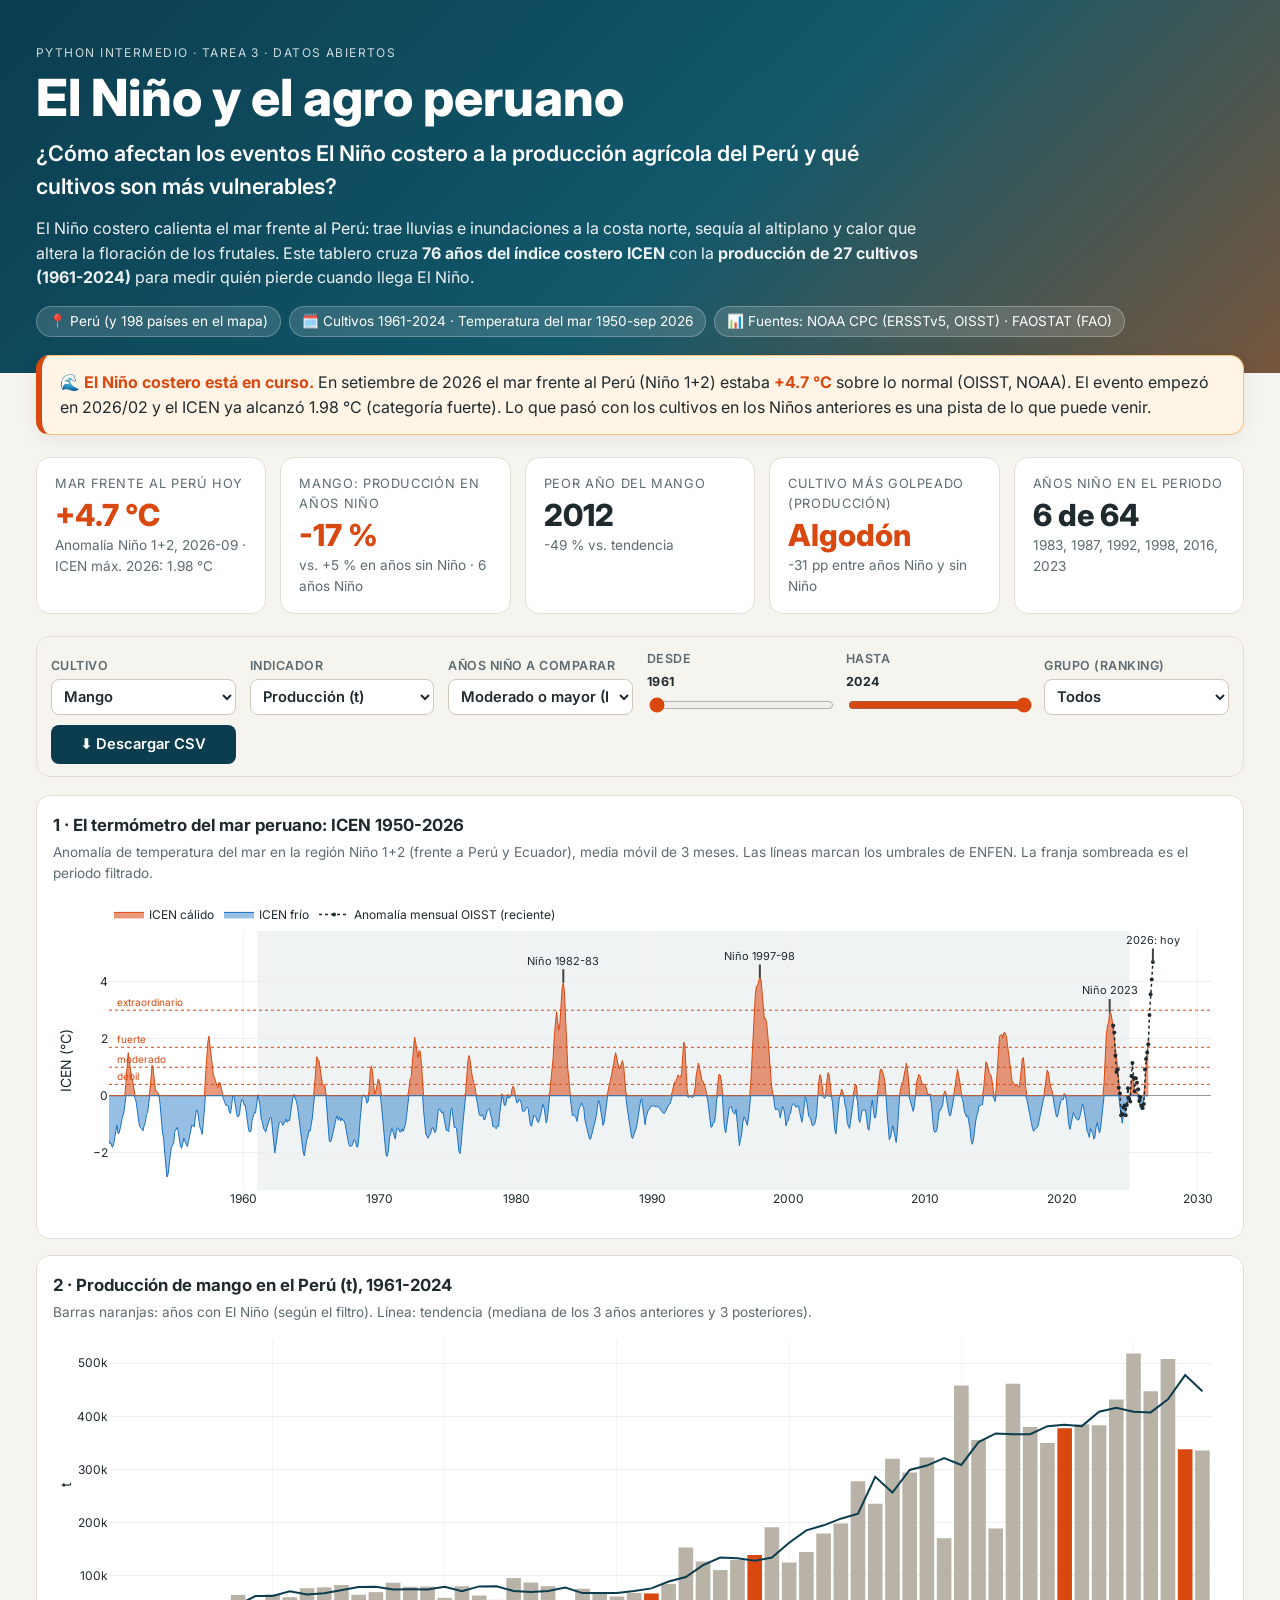
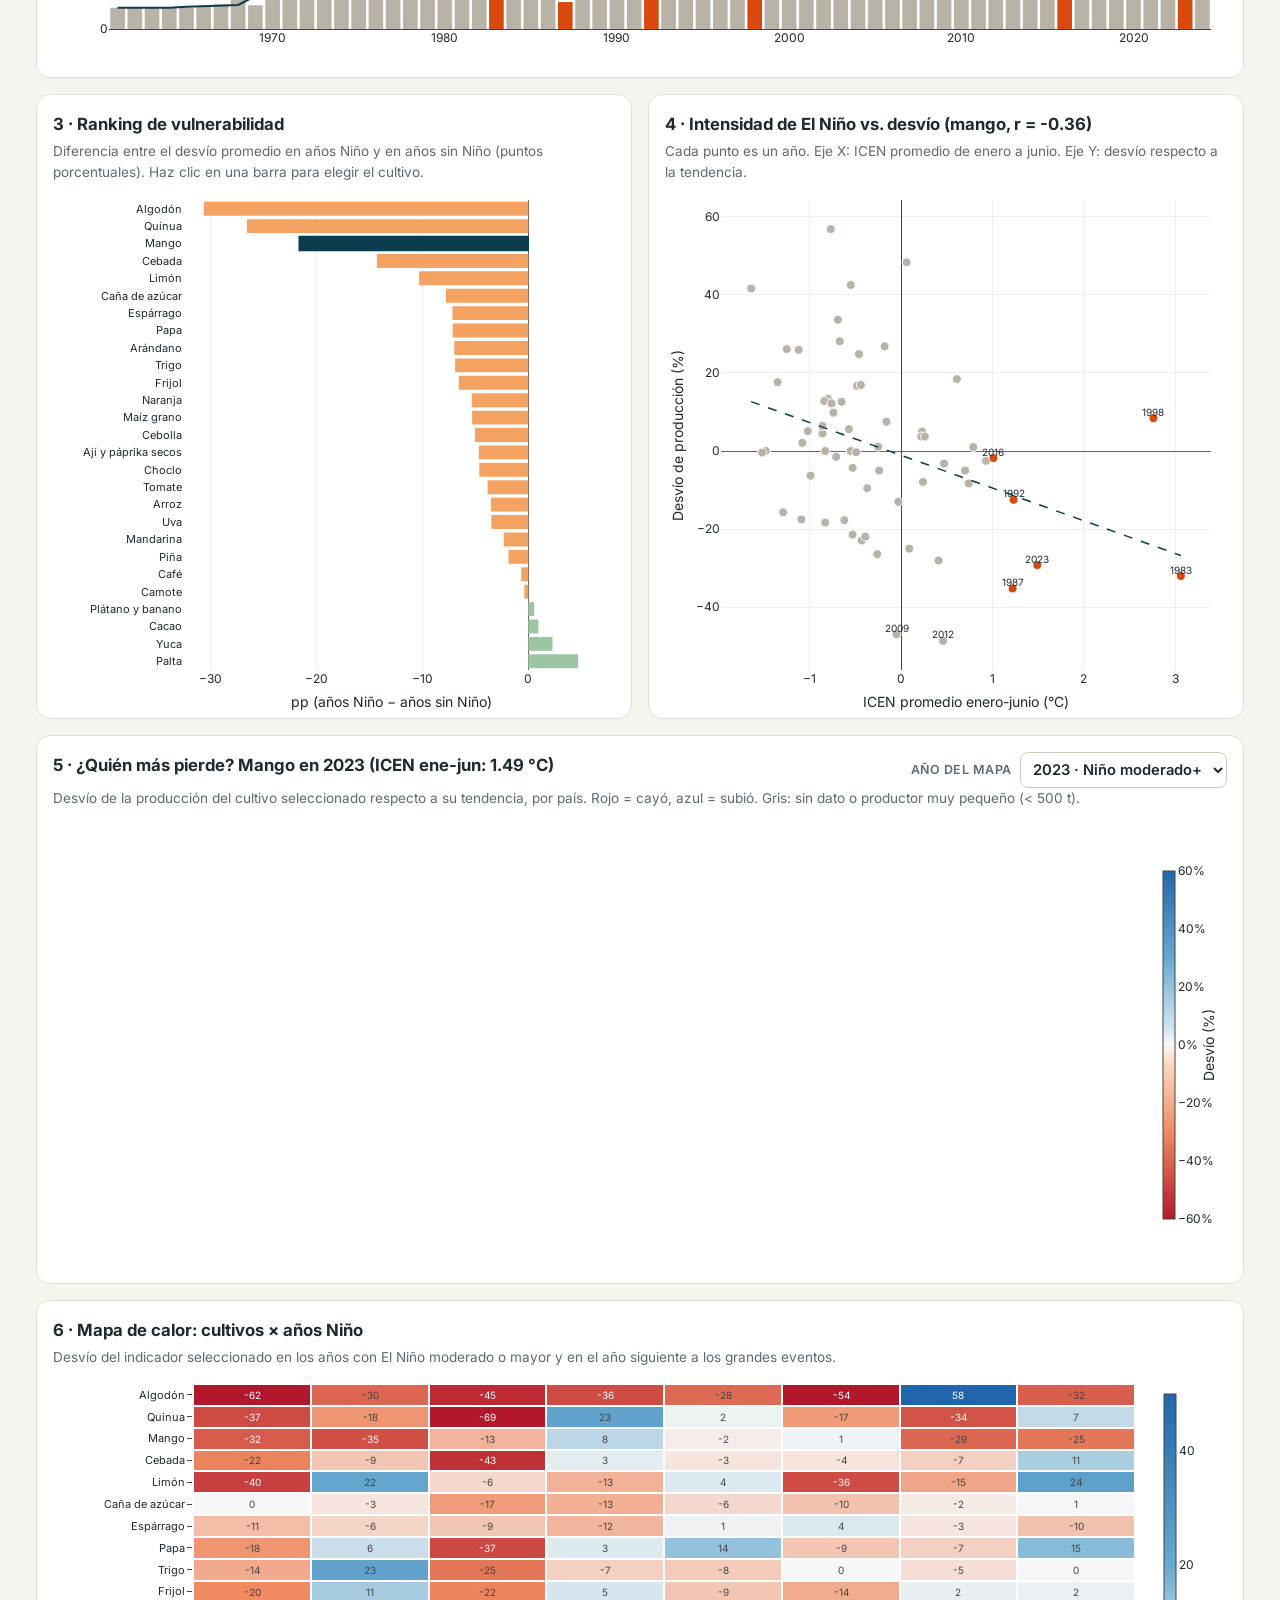
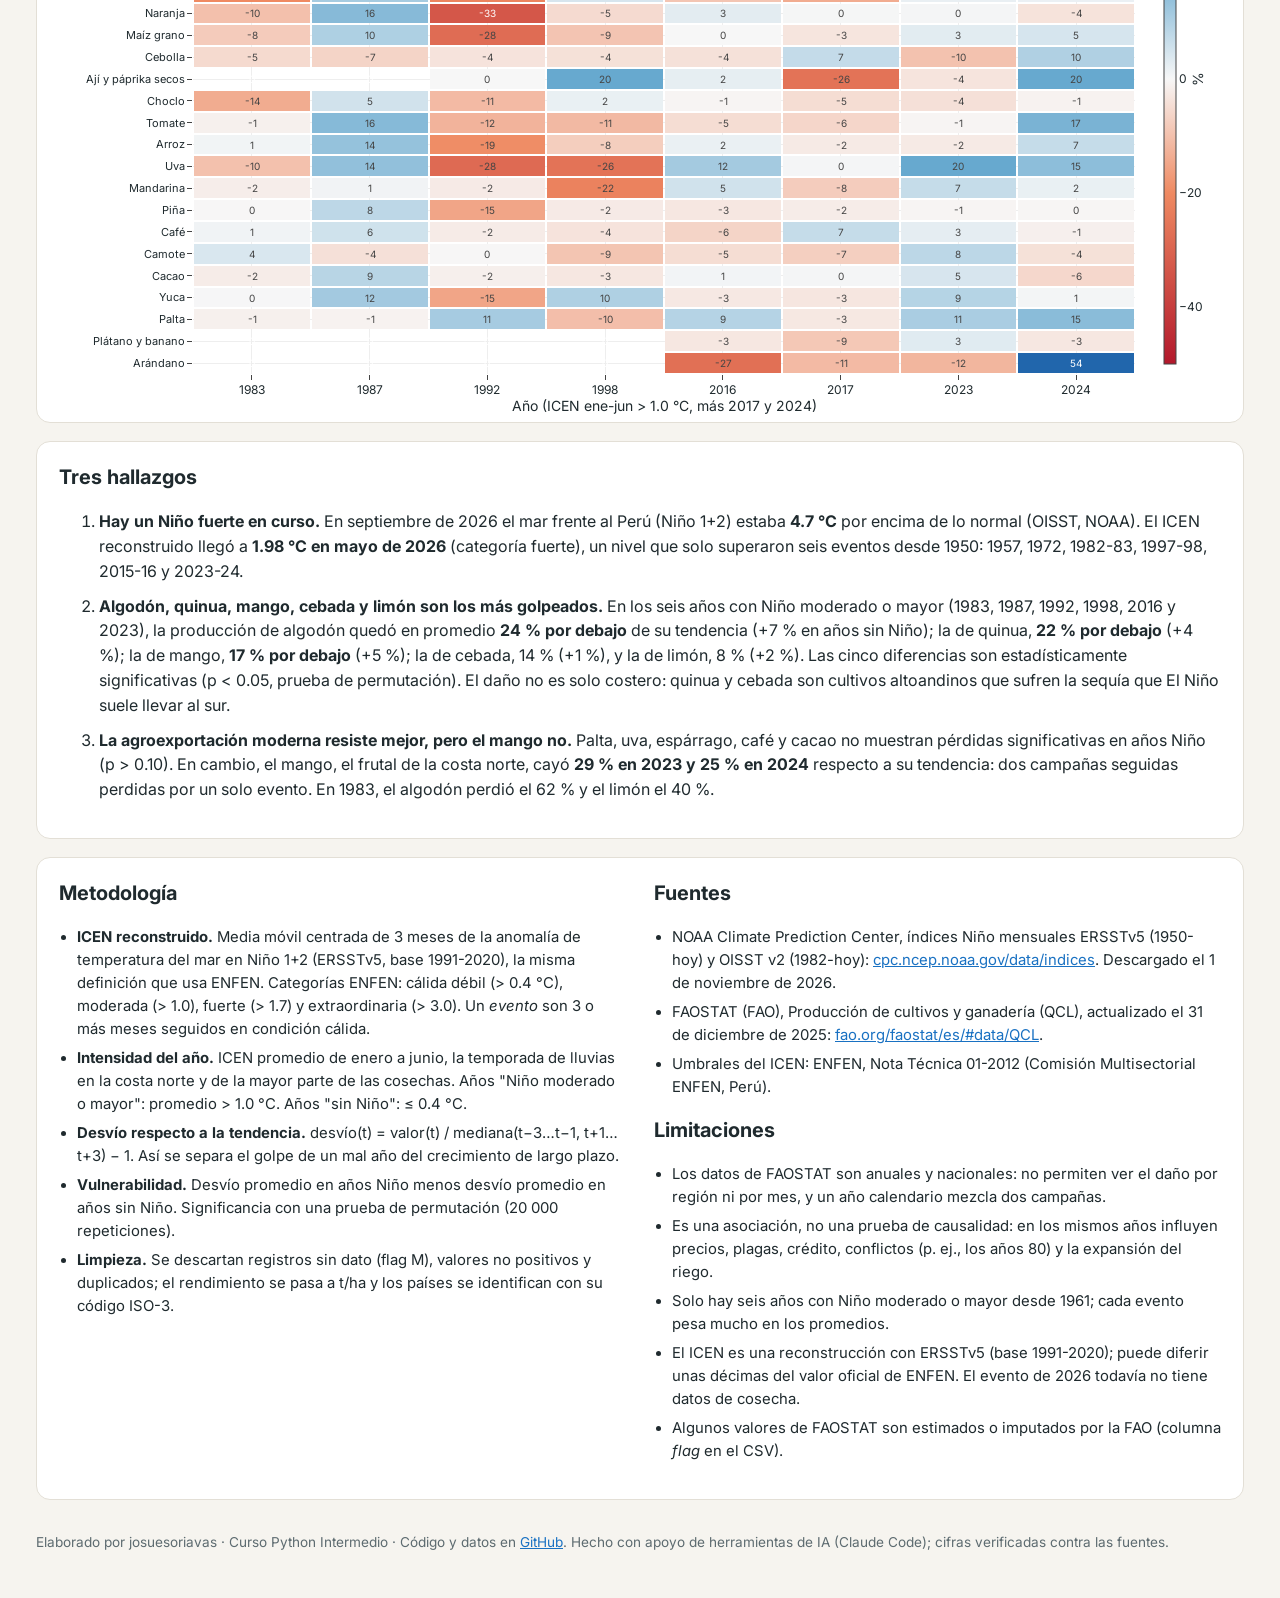
<file: tarea_3/web/index.html>
<!doctype html>
<html lang="es">
<head>
<meta charset="utf-8">
<meta name="viewport" content="width=device-width, initial-scale=1">
<title>El Niño y el agro peruano</title>
<meta name="description" content="Dashboard interactivo: cómo afectan los eventos El Niño costero a la producción agrícola del Perú (1961-2024). Datos de NOAA y FAOSTAT.">
<link rel="preconnect" href="https://fonts.googleapis.com">
<link href="https://fonts.googleapis.com/css2?family=Inter:wght@400;500;600;700;800&display=swap" rel="stylesheet">
<link rel="stylesheet" href="assets/estilos.css">
<script src="https://cdn.plot.ly/plotly-2.35.2.min.js" charset="utf-8"></script>
</head>
<body>
<header class="hero">
  <div class="wrap">
    <p class="eyebrow">Python Intermedio · Tarea 3 · Datos abiertos</p>
    <h1>El Niño y el agro peruano</h1>
    <p class="pregunta">¿Cómo afectan los eventos El Niño costero a la producción agrícola del Perú y qué cultivos son más vulnerables?</p>
    <p class="intro">El Niño costero calienta el mar frente al Perú: trae lluvias e inundaciones a la costa norte, sequía al altiplano y calor que altera la floración de los frutales. Este tablero cruza <strong>76 años del índice costero ICEN</strong> con la <strong>producción de 27 cultivos (1961-2024)</strong> para medir quién pierde cuando llega El Niño.</p>
    <div class="chips">
      <span>📍 Perú (y 198 países en el mapa)</span>
      <span>🗓️ Cultivos 1961-2024 · Temperatura del mar 1950-sep 2026</span>
      <span>📊 Fuentes: NOAA CPC (ERSSTv5, OISST) · FAOSTAT (FAO)</span>
    </div>
  </div>
</header>

<div class="alerta wrap" id="alerta"></div>

<main class="wrap">
  <section class="kpis" id="kpis" aria-label="Indicadores principales"></section>

  <section class="controles" aria-label="Filtros">
    <label>Cultivo
      <select id="f-cultivo"></select>
    </label>
    <label>Indicador
      <select id="f-indicador">
        <option value="produccion">Producción (t)</option>
        <option value="rendimiento">Rendimiento (t/ha)</option>
        <option value="area">Área cosechada (ha)</option>
      </select>
    </label>
    <label>Años Niño a comparar
      <select id="f-tipo">
        <option value="mod">Moderado o mayor (ICEN ene-jun &gt; 1.0 °C)</option>
        <option value="todos">Cualquier intensidad (ICEN ene-jun &gt; 0.4 °C)</option>
      </select>
    </label>
    <label>Desde <span id="v-desde"></span>
      <input type="range" id="f-desde" min="1961" max="2024" value="1961">
    </label>
    <label>Hasta <span id="v-hasta"></span>
      <input type="range" id="f-hasta" min="1961" max="2024" value="2024">
    </label>
    <label>Grupo (ranking)
      <select id="f-grupo">
        <option>Todos</option><option>Agroexportación</option><option>Consumo interno</option><option>Industrial</option>
      </select>
    </label>
    <button id="btn-descargar" type="button" title="Descarga la serie del cultivo seleccionado en el periodo filtrado">⬇ Descargar CSV</button>
  </section>

  <section class="grid">
    <article class="card ancho">
      <h2>1 · El termómetro del mar peruano: ICEN 1950-2026</h2>
      <p class="nota">Anomalía de temperatura del mar en la región Niño 1+2 (frente a Perú y Ecuador), media móvil de 3 meses. Las líneas marcan los umbrales de ENFEN. La franja sombreada es el periodo filtrado.</p>
      <div id="g-icen" class="graf"></div>
    </article>

    <article class="card ancho">
      <h2 id="t-serie">2 · Serie del cultivo</h2>
      <p class="nota">Barras naranjas: años con El Niño (según el filtro). Línea: tendencia (mediana de los 3 años anteriores y 3 posteriores).</p>
      <div id="g-serie" class="graf"></div>
    </article>

    <article class="card">
      <h2>3 · Ranking de vulnerabilidad</h2>
      <p class="nota">Diferencia entre el desvío promedio en años Niño y en años sin Niño (puntos porcentuales). Haz clic en una barra para elegir el cultivo.</p>
      <div id="g-ranking" class="graf alto"></div>
    </article>

    <article class="card">
      <h2 id="t-disp">4 · Intensidad de El Niño vs. desvío</h2>
      <p class="nota">Cada punto es un año. Eje X: ICEN promedio de enero a junio. Eje Y: desvío respecto a la tendencia.</p>
      <div id="g-disp" class="graf alto"></div>
    </article>

    <article class="card ancho">
      <div class="card-head">
        <h2 id="t-mapa">5 · ¿Quién más pierde? Mapa mundial</h2>
        <label class="inline">Año del mapa <select id="f-anio-mapa"></select></label>
      </div>
      <p class="nota">Desvío de la producción del cultivo seleccionado respecto a su tendencia, por país. Rojo = cayó, azul = subió. Gris: sin dato o productor muy pequeño (&lt; 500 t).</p>
      <div id="g-mapa" class="graf mapa"></div>
    </article>

    <article class="card ancho">
      <h2>6 · Mapa de calor: cultivos × años Niño</h2>
      <p class="nota">Desvío del indicador seleccionado en los años con El Niño moderado o mayor y en el año siguiente a los grandes eventos.</p>
      <div id="g-calor" class="graf calor"></div>
    </article>
  </section>

  <section class="texto" id="hallazgos">
    <h2>Tres hallazgos</h2>
    <ol class="hallazgos">
      <li><strong>Hay un Niño fuerte en curso.</strong> En septiembre de 2026 el mar frente al Perú (Niño 1+2) estaba <strong>4.7 °C</strong> por encima de lo normal (OISST, NOAA). El ICEN reconstruido llegó a <strong>1.98 °C en mayo de 2026</strong> (categoría fuerte), un nivel que solo superaron seis eventos desde 1950: 1957, 1972, 1982-83, 1997-98, 2015-16 y 2023-24.</li>
      <li><strong>Algodón, quinua, mango, cebada y limón son los más golpeados.</strong> En los seis años con Niño moderado o mayor (1983, 1987, 1992, 1998, 2016 y 2023), la producción de algodón quedó en promedio <strong>24 % por debajo</strong> de su tendencia (+7 % en años sin Niño); la de quinua, <strong>22 % por debajo</strong> (+4 %); la de mango, <strong>17 % por debajo</strong> (+5 %); la de cebada, 14 % (+1 %), y la de limón, 8 % (+2 %). Las cinco diferencias son estadísticamente significativas (p &lt; 0.05, prueba de permutación). El daño no es solo costero: quinua y cebada son cultivos altoandinos que sufren la sequía que El Niño suele llevar al sur.</li>
      <li><strong>La agroexportación moderna resiste mejor, pero el mango no.</strong> Palta, uva, espárrago, café y cacao no muestran pérdidas significativas en años Niño (p &gt; 0.10). En cambio, el mango, el frutal de la costa norte, cayó <strong>29 % en 2023 y 25 % en 2024</strong> respecto a su tendencia: dos campañas seguidas perdidas por un solo evento. En 1983, el algodón perdió el 62 % y el limón el 40 %.</li>
    </ol>
  </section>

  <section class="texto dos-col">
    <div>
      <h2>Metodología</h2>
      <ul>
        <li><strong>ICEN reconstruido.</strong> Media móvil centrada de 3 meses de la anomalía de temperatura del mar en Niño 1+2 (ERSSTv5, base 1991-2020), la misma definición que usa ENFEN. Categorías ENFEN: cálida débil (&gt; 0.4 °C), moderada (&gt; 1.0), fuerte (&gt; 1.7) y extraordinaria (&gt; 3.0). Un <em>evento</em> son 3 o más meses seguidos en condición cálida.</li>
        <li><strong>Intensidad del año.</strong> ICEN promedio de enero a junio, la temporada de lluvias en la costa norte y de la mayor parte de las cosechas. Años "Niño moderado o mayor": promedio &gt; 1.0 °C. Años "sin Niño": ≤ 0.4 °C.</li>
        <li><strong>Desvío respecto a la tendencia.</strong> desvío(t) = valor(t) / mediana(t−3…t−1, t+1…t+3) − 1. Así se separa el golpe de un mal año del crecimiento de largo plazo.</li>
        <li><strong>Vulnerabilidad.</strong> Desvío promedio en años Niño menos desvío promedio en años sin Niño. Significancia con una prueba de permutación (20 000 repeticiones).</li>
        <li><strong>Limpieza.</strong> Se descartan registros sin dato (flag M), valores no positivos y duplicados; el rendimiento se pasa a t/ha y los países se identifican con su código ISO-3.</li>
      </ul>
    </div>
    <div>
      <h2>Fuentes</h2>
      <ul>
        <li>NOAA Climate Prediction Center, índices Niño mensuales ERSSTv5 (1950-hoy) y OISST v2 (1982-hoy): <a href="https://www.cpc.ncep.noaa.gov/data/indices/" target="_blank" rel="noopener">cpc.ncep.noaa.gov/data/indices</a>. Descargado el 1 de noviembre de 2026.</li>
        <li>FAOSTAT (FAO), Producción de cultivos y ganadería (QCL), actualizado el 31 de diciembre de 2025: <a href="https://www.fao.org/faostat/es/#data/QCL" target="_blank" rel="noopener">fao.org/faostat/es/#data/QCL</a>.</li>
        <li>Umbrales del ICEN: ENFEN, Nota Técnica 01-2012 (Comisión Multisectorial ENFEN, Perú).</li>
      </ul>
      <h2>Limitaciones</h2>
      <ul>
        <li>Los datos de FAOSTAT son anuales y nacionales: no permiten ver el daño por región ni por mes, y un año calendario mezcla dos campañas.</li>
        <li>Es una asociación, no una prueba de causalidad: en los mismos años influyen precios, plagas, crédito, conflictos (p. ej., los años 80) y la expansión del riego.</li>
        <li>Solo hay seis años con Niño moderado o mayor desde 1961; cada evento pesa mucho en los promedios.</li>
        <li>El ICEN es una reconstrucción con ERSSTv5 (base 1991-2020); puede diferir unas décimas del valor oficial de ENFEN. El evento de 2026 todavía no tiene datos de cosecha.</li>
        <li>Algunos valores de FAOSTAT son estimados o imputados por la FAO (columna <em>flag</em> en el CSV).</li>
      </ul>
    </div>
  </section>
</main>

<footer class="wrap pie">
  <p>Elaborado por josuesoriavas · Curso Python Intermedio · Código y datos en <a href="https://github.com/josuesoriavas/python-intermedio/tree/main/tarea_3" target="_blank" rel="noopener">GitHub</a>. Hecho con apoyo de herramientas de IA (Claude Code); cifras verificadas contra las fuentes.</p>
</footer>

<script src="assets/app.js"></script>
</body>
</html>
</file>
<file: tarea_3/web/assets/estilos.css>
:root {
  --bg: #f6f4ef;
  --card: #ffffff;
  --ink: #1f2a2e;
  --muted: #5d6b70;
  --line: #e3dfd6;
  --calido: #d9480f;
  --calido-suave: #ffe8d9;
  --frio: #1971c2;
  --verde: #2f7d4f;
  --mar: #0b3d4f;
  --radio: 14px;
}
* { box-sizing: border-box; }
html { -webkit-text-size-adjust: 100%; }
body {
  margin: 0;
  background: var(--bg);
  color: var(--ink);
  font-family: Inter, system-ui, -apple-system, "Segoe UI", Roboto, sans-serif;
  line-height: 1.55;
  overflow-x: hidden;
}
.wrap { max-width: 1240px; margin: 0 auto; padding: 0 16px; }
a { color: var(--frio); }

.hero {
  background: linear-gradient(135deg, var(--mar) 0%, #12586b 55%, #b8541c 130%);
  color: #fff;
  padding: 44px 0 36px;
}
.eyebrow { text-transform: uppercase; letter-spacing: .12em; font-size: .75rem; opacity: .8; margin: 0 0 6px; }
.hero h1 { font-size: clamp(2rem, 5vw, 3.2rem); line-height: 1.1; margin: 0 0 12px; font-weight: 800; }
.pregunta { font-size: clamp(1.05rem, 2.3vw, 1.35rem); font-weight: 600; margin: 0 0 12px; max-width: 900px; }
.intro { max-width: 900px; opacity: .92; margin: 0 0 16px; }
.chips { display: flex; flex-wrap: wrap; gap: 8px; }
.chips span { background: rgba(255,255,255,.14); border: 1px solid rgba(255,255,255,.25); padding: 4px 12px; border-radius: 999px; font-size: .85rem; }

.alerta {
  margin-top: -18px;
  position: relative;
}
.alerta > div {
  background: #fff4e6;
  border: 1px solid #ffc078;
  border-left: 6px solid var(--calido);
  border-radius: var(--radio);
  padding: 14px 18px;
  box-shadow: 0 6px 20px rgba(0,0,0,.06);
}
.alerta strong { color: var(--calido); }

.kpis { display: grid; grid-template-columns: repeat(auto-fit, minmax(200px, 1fr)); gap: 14px; margin: 22px 0; }
.kpi { background: var(--card); border: 1px solid var(--line); border-radius: var(--radio); padding: 16px 18px; }
.kpi .lbl { font-size: .8rem; color: var(--muted); text-transform: uppercase; letter-spacing: .05em; margin: 0; }
.kpi .val { font-size: 1.9rem; font-weight: 800; margin: 4px 0 2px; line-height: 1.15; }
.kpi .sub { font-size: .85rem; color: var(--muted); margin: 0; }
.kpi .val.neg { color: var(--calido); }
.kpi .val.pos { color: var(--verde); }

.controles {
  position: sticky; top: 0; z-index: 10;
  display: grid; grid-template-columns: repeat(auto-fit, minmax(170px, 1fr)); gap: 10px 14px; align-items: end;
  background: rgba(246,244,239,.96); backdrop-filter: blur(6px);
  border: 1px solid var(--line); border-radius: var(--radio);
  padding: 12px 14px; margin-bottom: 18px;
}
.controles label, label.inline { display: flex; flex-direction: column; gap: 4px; font-size: .78rem; font-weight: 600; color: var(--muted); text-transform: uppercase; letter-spacing: .04em; }
.controles label span { color: var(--ink); font-weight: 700; }
select, button, input[type=range] { font: inherit; font-size: .92rem; text-transform: none; letter-spacing: 0; }
select { padding: 7px 8px; border-radius: 8px; border: 1px solid #cfc9bc; background: #fff; color: var(--ink); width: 100%; }
input[type=range] { width: 100%; accent-color: var(--calido); }
button { padding: 8px 12px; border-radius: 8px; border: 0; background: var(--mar); color: #fff; font-weight: 600; cursor: pointer; }
button:hover { background: #12586b; }

.grid { display: grid; grid-template-columns: repeat(2, minmax(0, 1fr)); gap: 16px; }
.card { background: var(--card); border: 1px solid var(--line); border-radius: var(--radio); padding: 16px 16px 8px; min-width: 0; }
.card.ancho { grid-column: 1 / -1; }
.card h2 { font-size: 1.05rem; margin: 0 0 4px; }
.card-head { display: flex; justify-content: space-between; align-items: flex-start; gap: 12px; flex-wrap: wrap; }
label.inline { flex-direction: row; align-items: center; gap: 8px; }
label.inline select { width: auto; }
.nota { color: var(--muted); font-size: .85rem; margin: 0 0 6px; }
.graf { width: 100%; height: 340px; }
.graf.alto { height: 520px; }
.graf.mapa { height: 460px; }
.graf.calor { height: 640px; }

.texto { background: var(--card); border: 1px solid var(--line); border-radius: var(--radio); padding: 20px 22px; margin-top: 18px; }
.texto h2 { margin-top: 0; font-size: 1.25rem; }
.hallazgos li { margin-bottom: 10px; }
.dos-col { display: grid; grid-template-columns: 1fr 1fr; gap: 28px; }
.dos-col ul { padding-left: 18px; }
.dos-col li { margin-bottom: 6px; font-size: .93rem; }
.pie { color: var(--muted); font-size: .85rem; padding-top: 18px; padding-bottom: 32px; }

@media (max-width: 860px) {
  .grid, .dos-col { grid-template-columns: 1fr; }
  .controles { position: static; }
  .graf.alto { height: 460px; }
  .graf.calor { height: 600px; }
  .kpi .val { font-size: 1.6rem; }
}
</file>
